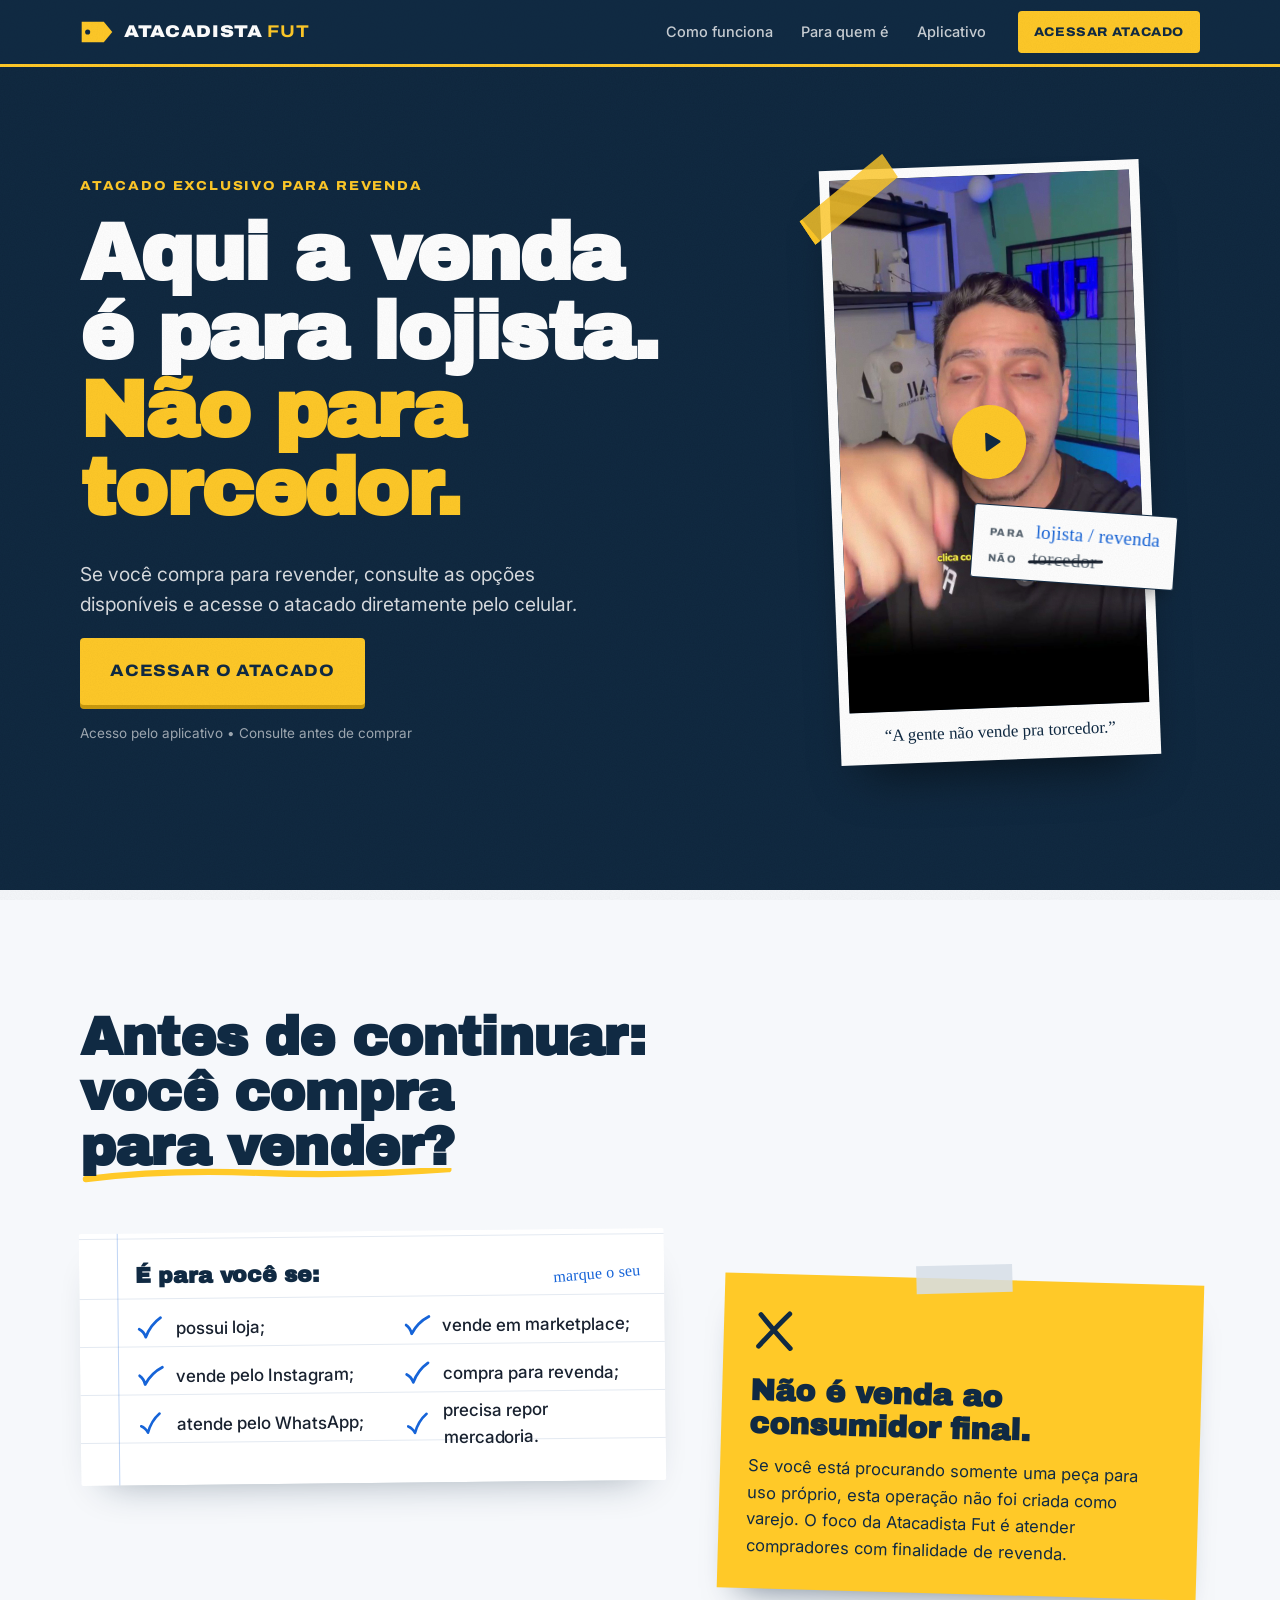
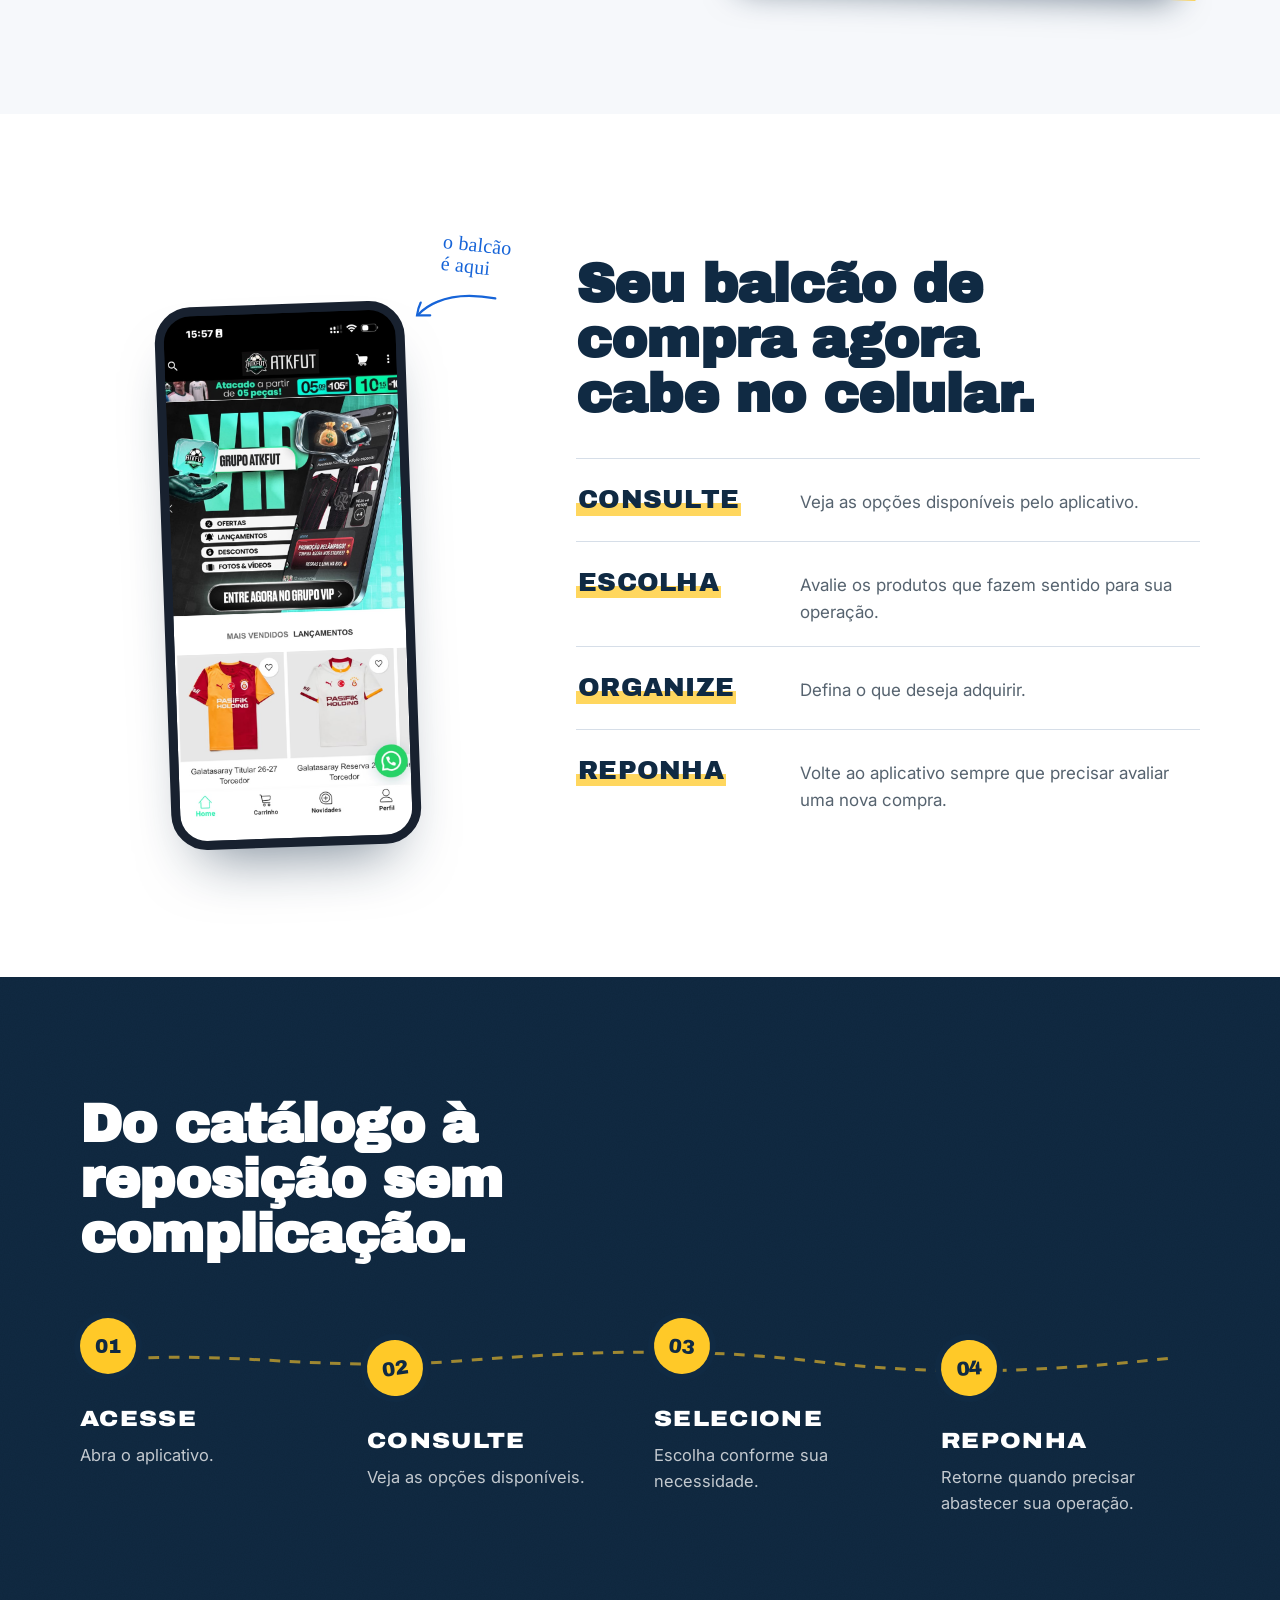
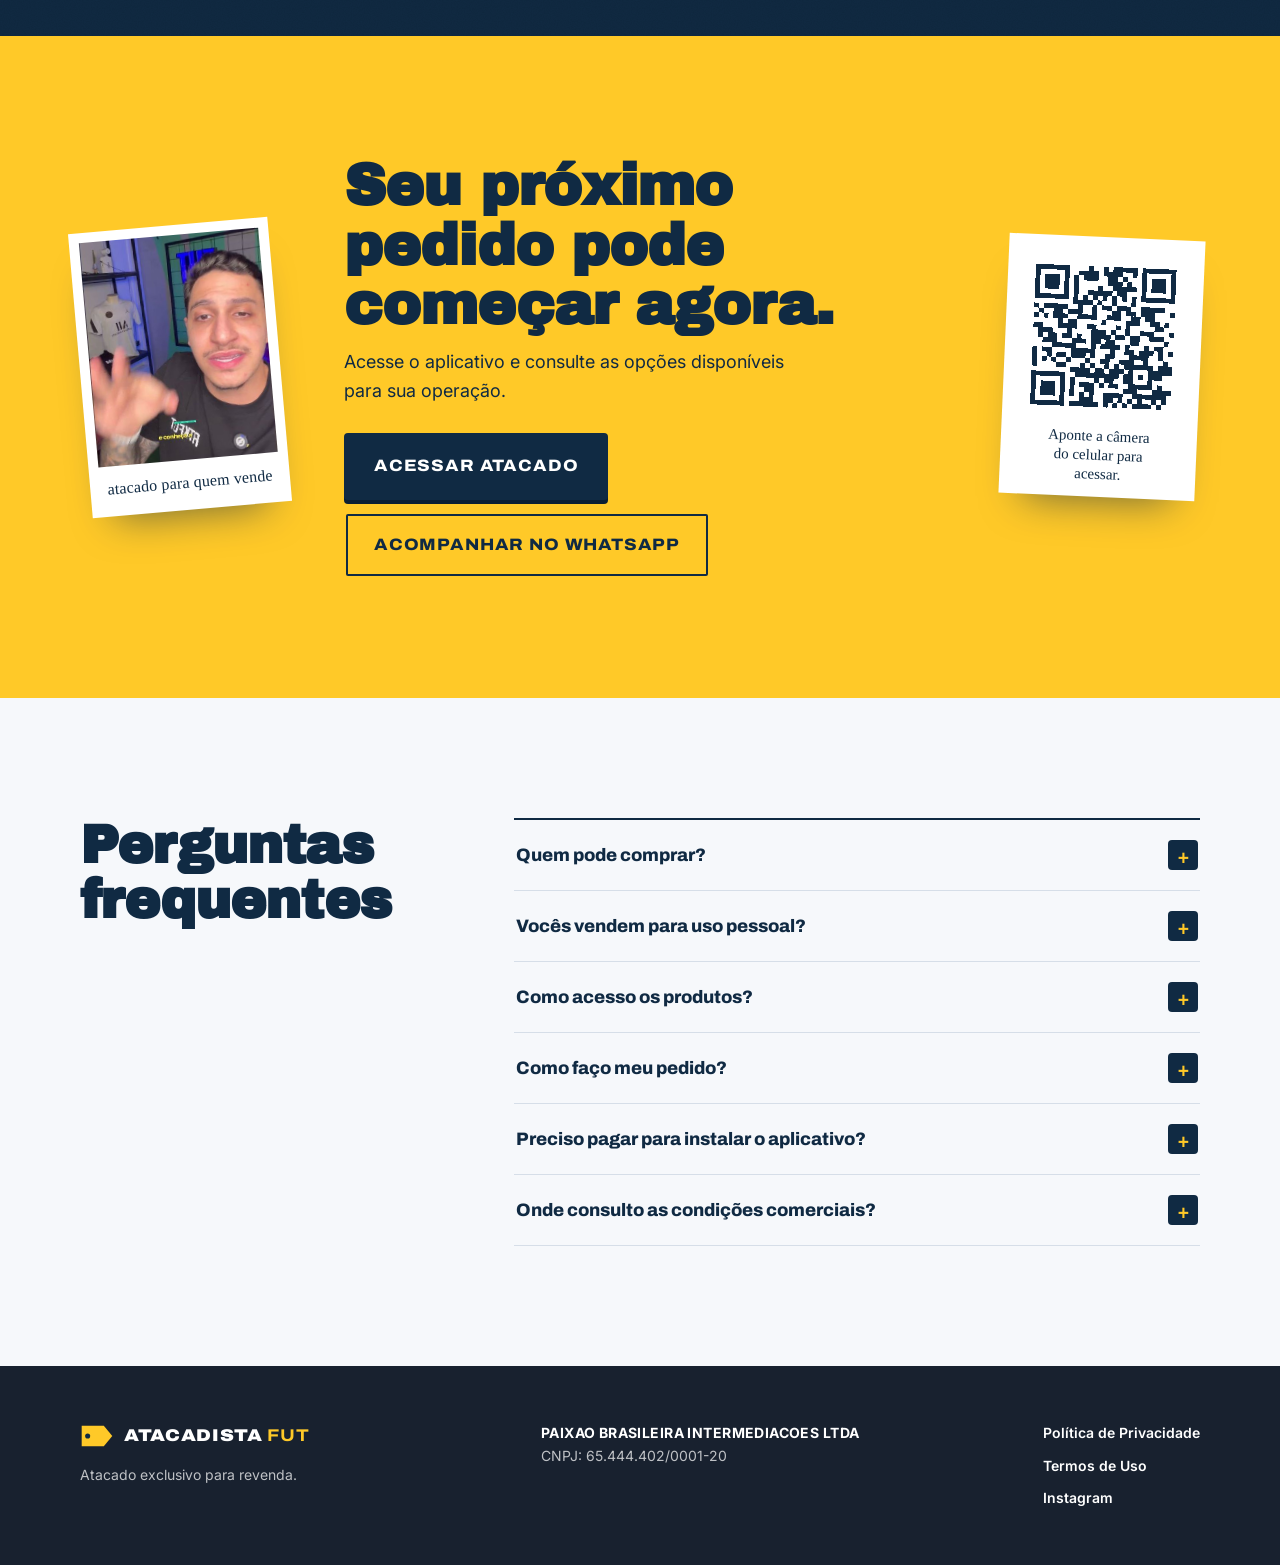
<file: index.html>
<!DOCTYPE html>
<html lang="pt-BR">
<head>
<meta charset="UTF-8">
<meta name="viewport" content="width=device-width, initial-scale=1.0, viewport-fit=cover">
<title>Atacadista Fut — Atacado para quem vende</title>
<meta name="description" content="Atacado exclusivo para lojistas e revendedores. Consulte as opções disponíveis e acesse o atacado diretamente pelo celular.">
<meta name="theme-color" content="#102A43">
<meta property="og:title" content="Atacadista Fut — Atacado para quem vende">
<meta property="og:description" content="Aqui a venda é para lojista. Não para torcedor.">
<meta property="og:type" content="website">
<meta property="og:image" content="assets/video-capa.jpg">
<link rel="icon" href="data:image/svg+xml,%3Csvg xmlns='http://www.w3.org/2000/svg' viewBox='0 0 64 64'%3E%3Crect width='64' height='64' rx='10' fill='%23102A43'/%3E%3Cpath d='M14 18h26l10 14-10 14H14z' fill='%23FFC928'/%3E%3Ccircle cx='22' cy='32' r='4' fill='%23102A43'/%3E%3C/svg%3E">
<link rel="preconnect" href="https://fonts.googleapis.com">
<link rel="preconnect" href="https://fonts.gstatic.com" crossorigin>
<link rel="stylesheet" href="https://fonts.googleapis.com/css2?family=Archivo+Black&family=Archivo:wdth,wght@62..125,500..900&family=Inter:wght@400;500;600;700&family=Permanent+Marker&display=swap">
<link rel="stylesheet" href="style.css?v=4">
</head>
<body>

<svg width="0" height="0" style="position:absolute" aria-hidden="true">
  <defs>
    <symbol id="i-arrow" viewBox="0 0 24 24"><path d="M4 12h15M13 6l6 6-6 6"/></symbol>
    <symbol id="i-play" viewBox="0 0 24 24"><path d="M8 5v14l11-7Z"/></symbol>
    <!-- traços feitos à mão (marcador) -->
    <symbol id="h-check" viewBox="0 0 32 32"><path d="M4 17c3 1.5 6 5 7.5 9 3.5-9 9-16.5 17-22"/></symbol>
    <symbol id="h-x" viewBox="0 0 32 32"><path d="M6 5c6 7 13 15 21 23M26 4C19 11 12 19 5 27"/></symbol>
    <symbol id="h-arrow" viewBox="0 0 120 70"><path d="M6 10c22 2 52 8 74 26 9 7 15 14 20 24"/><path d="M84 56c6 2 11 3 17 5 1-6 1-12 0-18"/></symbol>
    <symbol id="h-line" viewBox="0 0 300 14"><path d="M3 9c40-5 90-7 140-5 52 2 100 1 154-3"/></symbol>
  </defs>
</svg>

<a class="skip" href="#conteudo">Pular para o conteúdo</a>

<header class="topbar">
  <div class="wrap topbar-in">
    <a href="#" translate="no" class="logo" aria-label="Atacadista Fut, início">
      <svg class="logo-tag" viewBox="0 0 40 28" aria-hidden="true"><path d="M2 2h26l10 12-10 12H2z" fill="#FFC928"/><circle cx="9" cy="14" r="3" fill="#102A43"/></svg>
      <span>ATACADISTA <b>FUT</b></span>
    </a>
    <nav class="nav" aria-label="Seções">
      <a href="#como-funciona">Como funciona</a>
      <a href="#para-quem-e">Para quem é</a>
      <a href="#aplicativo">Aplicativo</a>
    </nav>
    <a class="btn btn-yellow btn-sm" href="https://foxappy.com/link?store=atkfut" data-track="atacadista_app_click" data-location="header">ACESSAR ATACADO</a>
  </div>
</header>

<main id="conteudo">

  <!-- HERO -->
  <section class="hero">
    <div class="wrap hero-grid">
      <div class="hero-head">
        <p class="eyebrow">Atacado exclusivo para revenda</p>
        <h1>Aqui a venda é para lojista. <span class="hl">Não para torcedor.</span></h1>
      </div>

      <div class="hero-video">
        <div class="photo">
          <span class="tape tape-tl" aria-hidden="true"></span>
          <div class="video" data-video-id="EGvx4QLrc-0" data-track-play="atacadista_video_play">
            <button type="button" class="video-poster" aria-label="Assistir ao vídeo: A gente não vende pra torcedor">
              <img src="assets/video-capa.jpg" alt="" width="720" height="1280" decoding="async" fetchpriority="high">
              <span class="play" aria-hidden="true"><svg class="ic"><use href="#i-play"/></svg></span>
            </button>
          </div>
          <p class="photo-caption">“A gente não vende pra torcedor.”</p>
        </div>
        <div class="box-label" aria-hidden="true">
          <span class="box-label-row"><small>Para</small><b class="marker">lojista / revenda</b></span>
          <span class="box-label-row"><small>Não</small><b class="marker strike">torcedor</b></span>
        </div>
      </div>

      <div class="hero-body">
        <p class="lead">Se você compra para revender, consulte as opções disponíveis e acesse o atacado diretamente pelo celular.</p>
        <a class="btn btn-yellow btn-lg" href="https://foxappy.com/link?store=atkfut" data-track="atacadista_app_click" data-location="hero">ACESSAR O ATACADO</a>
        <p class="micro">Acesso pelo aplicativo • Consulte antes de comprar</p>
      </div>
    </div>
  </section>

  <!-- SEÇÃO 02 -->
  <section class="who" id="para-quem-e">
    <div class="wrap who-grid">
      <h2 class="who-title">Antes de continuar: <span class="under">você compra para vender?<svg aria-hidden="true"><use href="#h-line"/></svg></span></h2>

      <div class="order">
        <div class="order-head">
          <b>É para você se:</b>
          <span class="marker">marque o seu</span>
        </div>
        <ul class="order-list">
          <li><svg class="mk" aria-hidden="true"><use href="#h-check"/></svg>possui loja;</li>
          <li><svg class="mk" aria-hidden="true"><use href="#h-check"/></svg>vende pelo Instagram;</li>
          <li><svg class="mk" aria-hidden="true"><use href="#h-check"/></svg>atende pelo WhatsApp;</li>
          <li><svg class="mk" aria-hidden="true"><use href="#h-check"/></svg>vende em marketplace;</li>
          <li><svg class="mk" aria-hidden="true"><use href="#h-check"/></svg>compra para revenda;</li>
          <li><svg class="mk" aria-hidden="true"><use href="#h-check"/></svg>precisa repor mercadoria.</li>
        </ul>
      </div>

      <div class="notice">
        <svg class="notice-x" aria-hidden="true"><use href="#h-x"/></svg>
        <h3>Não é venda ao consumidor final.</h3>
        <p>Se você está procurando somente uma peça para uso próprio, esta operação não foi criada como varejo. O foco da Atacadista Fut é atender compradores com finalidade de revenda.</p>
      </div>
    </div>
  </section>

  <!-- SEÇÃO 03 -->
  <section class="counter" id="aplicativo">
    <div class="wrap counter-grid">
      <div class="counter-phone">
        <div class="phone"><img src="assets/tela-app.jpg" alt="Tela inicial do aplicativo" width="736" height="1600" loading="lazy" decoding="async"></div>
        <p class="hand-note"><span class="marker">o balcão é aqui</span><svg aria-hidden="true"><use href="#h-arrow"/></svg></p>
      </div>
      <div class="counter-text">
        <h2>Seu balcão de compra agora cabe no celular.</h2>
        <dl class="pillars">
          <div><dt>Consulte</dt><dd>Veja as opções disponíveis pelo aplicativo.</dd></div>
          <div><dt>Escolha</dt><dd>Avalie os produtos que fazem sentido para sua operação.</dd></div>
          <div><dt>Organize</dt><dd>Defina o que deseja adquirir.</dd></div>
          <div><dt>Reponha</dt><dd>Volte ao aplicativo sempre que precisar avaliar uma nova compra.</dd></div>
        </dl>
      </div>
    </div>
  </section>

  <!-- SEÇÃO 04 -->
  <section class="steps" id="como-funciona">
    <div class="wrap">
      <h2>Do catálogo à reposição sem complicação.</h2>
      <ol class="route">
        <li><span class="n">01</span><h3>ACESSE</h3><p>Abra o aplicativo.</p></li>
        <li><span class="n">02</span><h3>CONSULTE</h3><p>Veja as opções disponíveis.</p></li>
        <li><span class="n">03</span><h3>SELECIONE</h3><p>Escolha conforme sua necessidade.</p></li>
        <li><span class="n">04</span><h3>REPONHA</h3><p>Retorne quando precisar abastecer sua operação.</p></li>
      </ol>
    </div>
  </section>

  <!-- CTA FINAL -->
  <section class="final" id="acessar">
    <div class="wrap final-grid">
      <figure class="polaroid" aria-hidden="true">
        <img src="assets/quadro.jpg" alt="" width="405" height="720" loading="lazy" decoding="async">
        <figcaption class="marker">atacado para quem vende</figcaption>
      </figure>
      <div class="final-copy">
        <h2>Seu próximo pedido pode começar agora.</h2>
        <p>Acesse o aplicativo e consulte as opções disponíveis para sua operação.</p>
        <div class="final-actions">
          <a class="btn btn-navy btn-lg" href="https://foxappy.com/link?store=atkfut" data-track="atacadista_app_click" data-location="cta_final">ACESSAR ATACADO</a>
          <a class="btn btn-ghost btn-lg" href="https://whatsapp.com/channel/0029VaimlhWC1FuE22KaDM1E" target="_blank" rel="noopener" data-track="atacadista_group_click" data-location="cta_final">ACOMPANHAR NO WHATSAPP</a>
        </div>
      </div>
      <div class="qr" data-track-view="atacadista_qrcode_view">
        <div class="qr-code" role="img" aria-label="QR Code para acessar o aplicativo">
          <svg viewBox="-2 -2 33 33" shape-rendering="crispEdges"><path fill="#ffffff" d="M-2 -2h33v33H-2z"/><path stroke="#102A43" d="M0 0.5h7m4 0h1m2 0h1m1 0h5m1 0h7M0 1.5h1m5 0h1m2 0h4m1 0h4m2 0h1m1 0h1m5 0h1M0 2.5h1m1 0h3m1 0h1m1 0h1m1 0h3m2 0h2m1 0h1m3 0h1m1 0h3m1 0h1M0 3.5h1m1 0h3m1 0h1m1 0h1m6 0h3m1 0h1m2 0h1m1 0h3m1 0h1M0 4.5h1m1 0h3m1 0h1m1 0h1m4 0h1m2 0h5m1 0h1m1 0h3m1 0h1M0 5.5h1m5 0h1m1 0h1m2 0h5m1 0h2m3 0h1m5 0h1M0 6.5h7m1 0h1m1 0h1m1 0h1m1 0h1m1 0h1m1 0h1m1 0h1m1 0h7M8 7.5h4m1 0h1m2 0h1m3 0h1M0 8.5h1m1 0h5m2 0h1m2 0h1m1 0h2m1 0h3m2 0h5M1 9.5h1m2 0h2m1 0h3m2 0h1m3 0h2m1 0h2m1 0h3m3 0h1M0 10.5h1m1 0h1m1 0h3m2 0h4m2 0h3m2 0h2m1 0h2M5 11.5h1m1 0h2m5 0h1m4 0h3m2 0h2m1 0h1M0 12.5h2m3 0h4m2 0h2m4 0h1m1 0h1m5 0h2M1 13.5h3m3 0h1m4 0h3m1 0h1m2 0h1m2 0h3m3 0h1M1 14.5h1m1 0h2m1 0h2m1 0h1m2 0h4m1 0h2m1 0h2m2 0h3M2 15.5h3m3 0h3m1 0h2m1 0h2m3 0h2m5 0h1M4 16.5h5m3 0h1m1 0h4m1 0h1m3 0h1m1 0h2M0 17.5h1m1 0h2m4 0h5m3 0h1m2 0h2m1 0h3m1 0h1m1 0h1M0 18.5h1m2 0h1m1 0h2m1 0h3m1 0h1m2 0h2m3 0h4m2 0h1M0 19.5h1m1 0h1m1 0h1m2 0h1m3 0h1m2 0h2m2 0h3m2 0h1m3 0h1M0 20.5h1m4 0h2m3 0h1m1 0h1m2 0h1m1 0h1m1 0h6m1 0h3M8 21.5h4m1 0h2m1 0h3m1 0h1m3 0h5M0 22.5h7m2 0h9m1 0h2m1 0h1m1 0h3M0 23.5h1m5 0h1m1 0h1m4 0h1m1 0h2m2 0h2m3 0h1M0 24.5h1m1 0h3m1 0h1m1 0h1m1 0h3m1 0h1m1 0h2m2 0h5m1 0h1M0 25.5h1m1 0h3m1 0h1m1 0h1m2 0h2m6 0h3m3 0h4M0 26.5h1m1 0h3m1 0h1m1 0h1m1 0h1m1 0h1m2 0h4m2 0h7M0 27.5h1m5 0h1m3 0h3m2 0h2m1 0h1m1 0h1m1 0h1m2 0h1m1 0h1M0 28.5h7m1 0h6m1 0h1m1 0h1m1 0h1m1 0h4m1 0h1"/></svg>
        </div>
        <p>Aponte a câmera do celular para acessar.</p>
      </div>
    </div>
  </section>

  <!-- FAQ -->
  <section class="faq" id="duvidas">
    <div class="wrap faq-grid">
      <h2>Perguntas frequentes</h2>
      <div class="faq-list">
        <details>
          <summary>Quem pode comprar?</summary>
          <p>Lojistas e revendedores, ou seja, quem compra com finalidade de revenda.</p>
        </details>
        <details>
          <summary>Vocês vendem para uso pessoal?</summary>
          <p>Não. Esta operação não foi criada como varejo. O foco da Atacadista Fut é atender compradores com finalidade de revenda.</p>
        </details>
        <details>
          <summary>Como acesso os produtos?</summary>
          <p>Pelo aplicativo. Toque em “Acessar atacado” para abrir o app e consultar as opções disponíveis.</p>
        </details>
        <details>
          <summary>Como faço meu pedido?</summary>
          <p>Pelo aplicativo. Consulte as opções disponíveis e siga as orientações exibidas no app.</p>
        </details>
        <details>
          <summary>Preciso pagar para instalar o aplicativo?</summary>
          <p>Não. O download do aplicativo é gratuito.</p>
        </details>
        <details>
          <summary>Onde consulto as condições comerciais?</summary>
          <p>Diretamente no aplicativo, antes de comprar.</p>
        </details>
      </div>
    </div>
  </section>
</main>

<footer class="footer">
  <div class="wrap footer-in">
    <div class="footer-brand">
      <a href="#" translate="no" class="logo" aria-label="Atacadista Fut, início">
        <svg class="logo-tag" viewBox="0 0 40 28" aria-hidden="true"><path d="M2 2h26l10 12-10 12H2z" fill="#FFC928"/><circle cx="9" cy="14" r="3" fill="#102A43"/></svg>
        <span>ATACADISTA <b>FUT</b></span>
      </a>
      <p class="footer-note">Atacado exclusivo para revenda.</p>
    </div>
    <div class="footer-company">
      <p><strong>PAIXAO BRASILEIRA INTERMEDIACOES LTDA</strong><br>CNPJ: 65.444.402/0001-20</p>
    </div>
    <nav class="footer-links" aria-label="Links institucionais">
      <a href="politica-de-privacidade.html">Política de Privacidade</a>
      <a href="termos-de-uso.html">Termos de Uso</a>
      <!-- TODO: substituir pelo link real: [INSERIR_INSTAGRAM_ATACADISTA] -->
      <a href="#" data-instagram data-track="atacadista_instagram_click" data-location="footer" target="_blank" rel="noopener">Instagram</a>
    </nav>
  </div>
</footer>

<div class="sticky-cta">
  <a class="btn btn-yellow btn-block" href="https://foxappy.com/link?store=atkfut" data-track="atacadista_app_click" data-location="sticky_mobile">ACESSAR ATACADO</a>
</div>

<script src="main.js?v=2"></script>
</body>
</html>
</file>
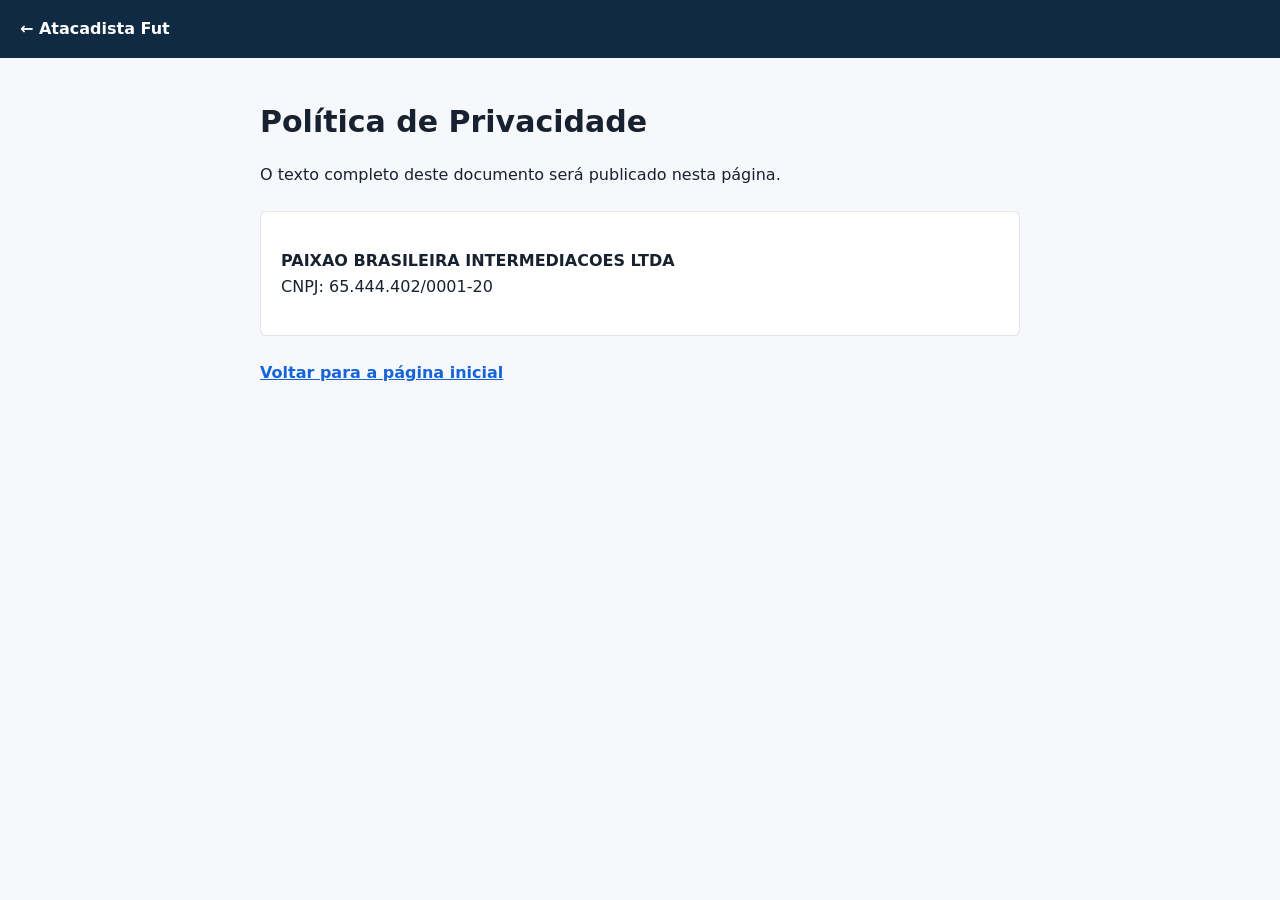
<file: politica-de-privacidade.html>
<!DOCTYPE html>
<html lang="pt-BR">
<head>
<meta charset="UTF-8">
<meta name="viewport" content="width=device-width, initial-scale=1.0">
<meta name="robots" content="noindex">
<title>Política de Privacidade — Atacadista Fut</title>
<style>
  body{margin:0;background:#F6F8FB;color:#18212F;font-family:'Inter',system-ui,-apple-system,'Segoe UI',sans-serif;line-height:1.6}
  header{background:#102A43;padding:16px 20px}
  header a{color:#fff;text-decoration:none;font-weight:700}
  main{max-width:760px;margin:0 auto;padding:40px 20px 64px}
  h1{font-size:30px;margin:0 0 16px}
  .box{background:#fff;border:1px solid rgba(0,0,0,.1);border-radius:6px;padding:20px;margin:24px 0}
  a.back{color:#1664D8;font-weight:600}
</style>
</head>
<body>
<header><a href="index.html">← Atacadista Fut</a></header>
<main>
  <h1>Política de Privacidade</h1>
  <!-- TODO: inserir aqui o texto oficial de Política de Privacidade fornecido pelo cliente. -->
  <p>O texto completo deste documento será publicado nesta página.</p>
  <div class="box">
    <p><strong>PAIXAO BRASILEIRA INTERMEDIACOES LTDA</strong><br>CNPJ: 65.444.402/0001-20</p>
  </div>
  <p><a class="back" href="index.html">Voltar para a página inicial</a></p>
</main>
</body>
</html>
</file>
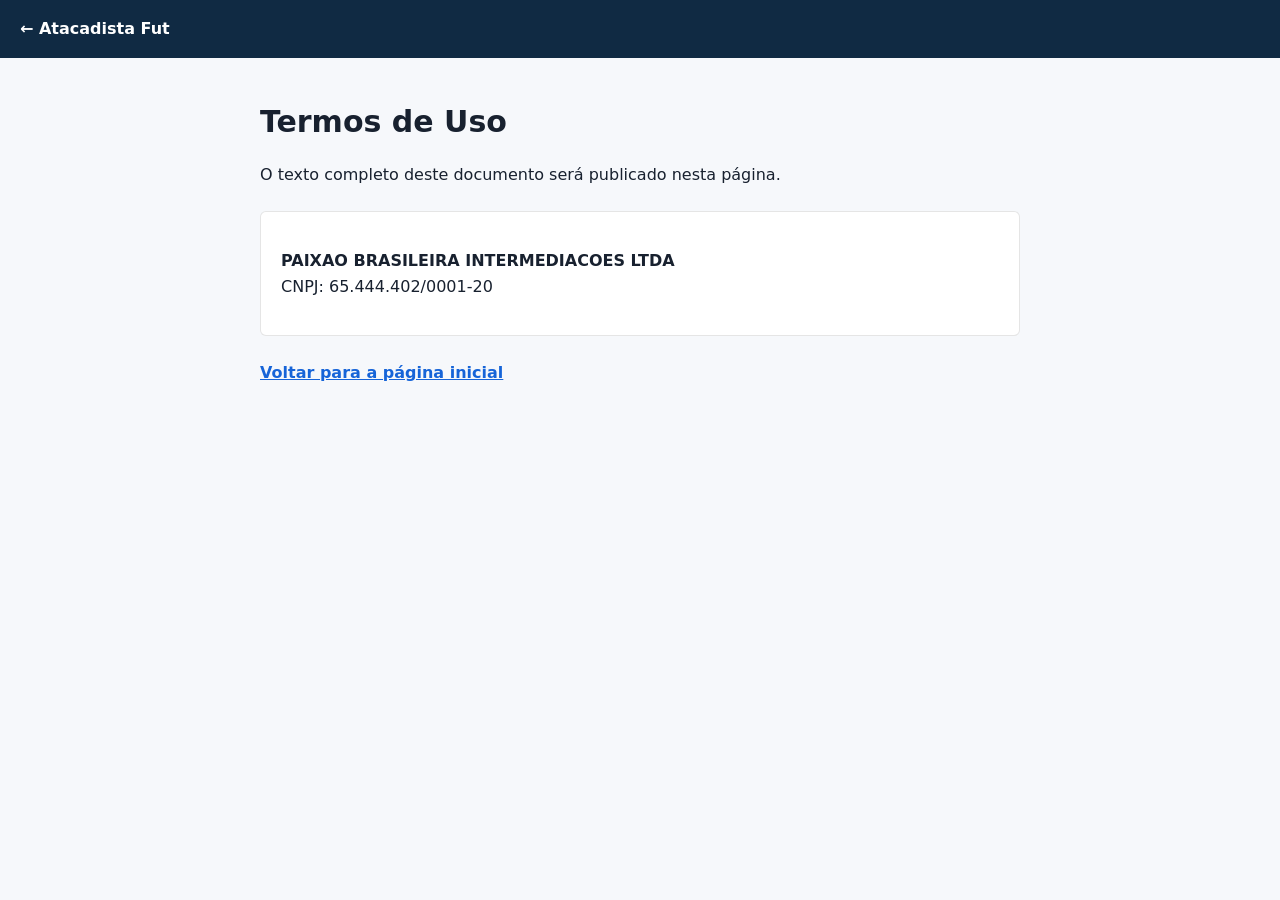
<file: termos-de-uso.html>
<!DOCTYPE html>
<html lang="pt-BR">
<head>
<meta charset="UTF-8">
<meta name="viewport" content="width=device-width, initial-scale=1.0">
<meta name="robots" content="noindex">
<title>Termos de Uso — Atacadista Fut</title>
<style>
  body{margin:0;background:#F6F8FB;color:#18212F;font-family:'Inter',system-ui,-apple-system,'Segoe UI',sans-serif;line-height:1.6}
  header{background:#102A43;padding:16px 20px}
  header a{color:#fff;text-decoration:none;font-weight:700}
  main{max-width:760px;margin:0 auto;padding:40px 20px 64px}
  h1{font-size:30px;margin:0 0 16px}
  .box{background:#fff;border:1px solid rgba(0,0,0,.1);border-radius:6px;padding:20px;margin:24px 0}
  a.back{color:#1664D8;font-weight:600}
</style>
</head>
<body>
<header><a href="index.html">← Atacadista Fut</a></header>
<main>
  <h1>Termos de Uso</h1>
  <!-- TODO: inserir aqui o texto oficial de Termos de Uso fornecido pelo cliente. -->
  <p>O texto completo deste documento será publicado nesta página.</p>
  <div class="box">
    <p><strong>PAIXAO BRASILEIRA INTERMEDIACOES LTDA</strong><br>CNPJ: 65.444.402/0001-20</p>
  </div>
  <p><a class="back" href="index.html">Voltar para a página inicial</a></p>
</main>
</body>
</html>
</file>
<file: style.css>
/* Atacadista Fut — balcão de atacado de verdade: foto colada com fita, etiqueta escrita a marcador,
   folha de pedido, bilhete amarelo. Azul profundo + amarelo, com textura de papel. */
:root{
  --navy: #102A43;
  --navy-2: #0B1F33;
  --blue: #1664D8;
  --yellow: #FFC928;
  --ice: #F6F8FB;
  --graphite: #18212F;
  --paper: #FFFFFF;
  --line: #D6DEE8;
  --muted: #56636F;
  --display: 'Archivo Black', 'Archivo', 'Arial Black', system-ui, sans-serif;
  --head: 'Archivo', system-ui, sans-serif;
  --body: 'Inter', system-ui, -apple-system, 'Segoe UI', sans-serif;
  --hand: 'Permanent Marker', 'Comic Sans MS', cursive;
  --grain: url("data:image/svg+xml,%3Csvg xmlns='http://www.w3.org/2000/svg' width='180' height='180'%3E%3Cfilter id='n'%3E%3CfeTurbulence type='fractalNoise' baseFrequency='.85' numOctaves='2' stitchTiles='stitch'/%3E%3CfeColorMatrix values='0 0 0 0 0 0 0 0 0 0 0 0 0 0 0 0 0 0 .55 0'/%3E%3C/filter%3E%3Crect width='100%25' height='100%25' filter='url(%23n)'/%3E%3C/svg%3E");
  color-scheme: light;
}

*{ box-sizing:border-box; }
html{ scroll-behavior:smooth; -webkit-text-size-adjust:100%; }
body{ margin:0; background:var(--ice); color:var(--graphite); font-family:var(--body); font-size:16.5px; line-height:1.6; -webkit-font-smoothing:antialiased; overflow-x:hidden; }
body::after{ content:""; position:fixed; inset:0; z-index:200; pointer-events:none; background-image:var(--grain); opacity:.07; mix-blend-mode:multiply; }
img{ max-width:100%; display:block; }
h1,h2,h3{ margin:0; text-wrap:balance; }
p{ margin:0; }
a{ color:inherit; }
:focus-visible{ outline:3px solid var(--yellow); outline-offset:3px; }
.wrap{ max-width:1160px; margin:0 auto; padding-inline:20px; }
.skip{ position:absolute; left:-9999px; top:8px; background:var(--yellow); color:var(--navy); padding:8px 14px; font-weight:700; z-index:100; }
.skip:focus{ left:12px; }
.ic{ width:20px; height:20px; fill:none; stroke:currentColor; stroke-width:2; stroke-linecap:round; stroke-linejoin:round; flex:none; }
.marker{ font-family:var(--hand); font-weight:400; letter-spacing:.01em; }
section{ padding-block:76px; }
@media (min-width:960px){ section{ padding-block:120px; } }
h2{ font-family:var(--display); font-size:clamp(32px, 4.4vw, 54px); line-height:1.02; letter-spacing:-.015em; color:var(--navy); }

/* botões */
.btn{ display:inline-flex; align-items:center; justify-content:center; gap:10px; font-family:var(--head); font-weight:800; font-stretch:110%; letter-spacing:.05em; text-decoration:none; white-space:nowrap; border-radius:4px; border:2px solid transparent; transition:background .15s, transform .15s, box-shadow .15s; }
.btn:hover{ transform:translateY(-2px); }
.btn:active{ transform:translateY(0); }
.btn-yellow{ background:var(--yellow); color:var(--navy); box-shadow:0 4px 0 #C99A0E; }
.btn-yellow:hover{ background:#ffd651; box-shadow:0 6px 0 #C99A0E; }
.btn-navy{ background:var(--navy); color:#fff; box-shadow:0 4px 0 var(--navy-2); }
.btn-navy:hover{ box-shadow:0 6px 0 var(--navy-2); }
.btn-sm{ padding:9px 14px; font-size:12.5px; box-shadow:none; }
.btn-sm:hover{ box-shadow:none; }
.btn-lg{ padding:18px 28px; font-size:16.5px; min-height:60px; }
.btn-lg .ic{ width:22px; height:22px; stroke-width:2.4; }
.btn-block{ width:100%; padding:16px; font-size:16px; min-height:54px; box-shadow:none; }

/* topo */
.topbar{ position:sticky; top:env(safe-area-inset-top, 0px); z-index:30; background:var(--navy); border-bottom:3px solid var(--yellow); }
.topbar-in{ display:flex; align-items:center; gap:24px; min-height:64px; }
.logo{ display:inline-flex; align-items:center; gap:10px; text-decoration:none; color:#fff; font-family:var(--head); font-weight:900; font-stretch:115%; font-size:17px; letter-spacing:.04em; }
.logo b{ color:var(--yellow); }
.logo-tag{ width:34px; height:24px; }
.nav{ display:none; gap:28px; margin-left:auto; }
.nav a{ color:rgba(255,255,255,.78); text-decoration:none; font-size:14.5px; font-weight:500; }
.nav a:hover{ color:#fff; }
.topbar .btn{ margin-left:auto; }
@media (min-width:960px){ .nav{ display:flex; } .topbar .btn{ margin-left:8px; } }
@media (max-width:420px){ .topbar .btn{ display:none; } }

/* HERO */
.hero{ position:relative; background:var(--navy); color:#fff; padding-block:44px 72px; overflow:hidden; }
.hero::before{ content:""; position:absolute; inset:0; background-image:var(--grain); opacity:.18; mix-blend-mode:overlay; pointer-events:none; }
.hero-grid{ position:relative; display:grid; gap:30px; grid-template-areas:"head" "video" "body"; }
.hero-head{ grid-area:head; }
.hero-video{ grid-area:video; }
.hero-body{ grid-area:body; display:flex; flex-direction:column; align-items:flex-start; gap:18px; }
@media (min-width:960px){
  .hero{ padding-block:84px 120px; }
  .hero-grid{ grid-template-columns:1.2fr .8fr; grid-template-areas:"head video" "body video"; column-gap:72px; row-gap:30px; align-items:end; }
  .hero-body{ align-self:start; }
}
.eyebrow{ font-family:var(--head); font-weight:800; font-stretch:110%; font-size:13px; letter-spacing:.14em; text-transform:uppercase; color:var(--yellow); margin-bottom:18px; }
h1{ font-family:var(--display); font-size:clamp(40px, 6.4vw, 80px); line-height:.98; letter-spacing:-.02em; }
h1 .hl{ display:block; color:var(--yellow); }
.lead{ font-size:clamp(17px, 1.5vw, 19.5px); color:rgba(255,255,255,.84); max-width:42ch; }
.micro{ font-size:13.5px; color:rgba(255,255,255,.6); }
@media (max-width:620px){ .hero-body .btn{ width:100%; } }

/* foto do vídeo colada com fita */
.hero-video{ position:relative; justify-self:center; width:min(100%, 340px); padding:14px 10px 10px; }
.photo{ position:relative; background:var(--paper); padding:10px 10px 14px; transform:rotate(-2.2deg); box-shadow:0 30px 50px -24px rgba(0,0,0,.6); }
.video{ position:relative; aspect-ratio:9 / 16; overflow:hidden; background:var(--navy-2); }
.video iframe{ position:absolute; inset:0; width:100%; height:100%; border:0; }
.video-poster{ position:absolute; inset:0; width:100%; height:100%; padding:0; border:0; background:none; cursor:pointer; }
.video-poster img{ width:100%; height:100%; object-fit:cover; }
.play{ position:absolute; left:50%; top:50%; width:74px; height:74px; margin:-37px 0 0 -37px; border-radius:50%; display:grid; place-items:center; background:var(--yellow); color:var(--navy); box-shadow:0 10px 24px rgba(0,0,0,.35); transition:transform .2s; }
.play .ic{ width:28px; height:28px; fill:currentColor; margin-left:4px; }
.video-poster:hover .play{ transform:scale(1.07); }
.photo-caption{ padding-top:10px; text-align:center; font-family:var(--hand); font-size:17px; color:var(--navy); }
.tape{ position:absolute; z-index:2; width:110px; height:30px; background:rgba(255,201,40,.82); box-shadow:0 2px 6px rgba(0,0,0,.15); }
.tape::before, .tape::after{ content:""; position:absolute; top:0; bottom:0; width:6px; background:inherit; }
.tape-tl{ left:-26px; top:14px; transform:rotate(-38deg); clip-path:polygon(3% 0, 100% 6%, 97% 100%, 0 94%); }
.box-label{ position:absolute; z-index:3; right:-16px; top:58%; display:grid; gap:2px; padding:12px 16px 10px; background:#fff; color:var(--navy); border:1.5px solid var(--navy); border-radius:3px; transform:rotate(4deg); box-shadow:0 12px 22px -12px rgba(0,0,0,.6); }
.box-label-row{ display:flex; align-items:baseline; gap:10px; }
.box-label small{ font-family:var(--head); font-weight:800; font-size:10.5px; letter-spacing:.14em; text-transform:uppercase; color:var(--muted); min-width:34px; }
.box-label b{ font-size:19px; line-height:1.25; color:var(--blue); }
.strike{ position:relative; color:var(--muted) !important; }
.strike::after{ content:""; position:absolute; left:-4px; right:-6px; top:52%; height:3px; background:var(--graphite); border-radius:3px; transform:rotate(-4deg); }
@media (max-width:420px){ .box-label{ right:-4px; } }

/* 02 — folha de pedido + bilhete */
.who-grid{ display:grid; gap:44px; }
@media (min-width:960px){ .who-grid{ grid-template-columns:1.1fr .9fr; grid-template-areas:"title title" "order notice"; column-gap:56px; row-gap:56px; align-items:start; } .who-title{ grid-area:title; } .order{ grid-area:order; } .notice{ grid-area:notice; margin-top:48px; } }
.who-title{ max-width:18ch; }
.under{ position:relative; display:inline; }
.under svg{ position:absolute; left:0; bottom:-.18em; width:100%; height:.32em; fill:none; stroke:var(--yellow); stroke-width:5; stroke-linecap:round; z-index:-1; overflow:visible; }
.who-title{ position:relative; z-index:0; }
.order{ position:relative; background:var(--paper); padding:26px 24px 30px 56px; border-radius:2px; box-shadow:0 20px 40px -26px rgba(16,42,67,.45); background-image:linear-gradient(90deg, transparent 38px, rgba(22,100,216,.28) 38px 39.5px, transparent 39.5px), repeating-linear-gradient(transparent 0 47px, #E3E9F1 47px 48px); background-position:0 0, 0 18px; transform:rotate(-.6deg); }
.order-head{ display:flex; align-items:baseline; justify-content:space-between; gap:12px; flex-wrap:wrap; margin-bottom:10px; }
.order-head b{ font-family:var(--display); font-size:22px; color:var(--navy); }
.order-head .marker{ color:var(--blue); font-size:16px; transform:rotate(-4deg); }
.order-list{ list-style:none; margin:0; padding:0; columns:1; }
@media (min-width:560px){ .order-list{ columns:2; column-gap:28px; } }
.order-list li{ position:relative; display:flex; align-items:center; gap:12px; min-height:48px; font-size:17px; font-weight:500; break-inside:avoid; }
.mk{ width:28px; height:28px; flex:none; fill:none; stroke:var(--blue); stroke-width:3.2; stroke-linecap:round; stroke-linejoin:round; }
.order-list li:nth-child(2n) .mk{ transform:rotate(8deg); }
.order-list li:nth-child(3n) .mk{ transform:rotate(-6deg) scale(.92); }
.notice{ position:relative; background:var(--yellow); color:var(--navy); padding:34px 28px 30px; transform:rotate(1.6deg); box-shadow:0 22px 34px -22px rgba(16,42,67,.6); }
.notice::before{ content:""; position:absolute; left:50%; top:-14px; width:96px; height:28px; margin-left:-48px; background:rgba(214,222,232,.85); transform:rotate(-3deg); }
.notice-x{ width:46px; height:46px; fill:none; stroke:var(--navy); stroke-width:3.4; stroke-linecap:round; margin-bottom:14px; }
.notice h3{ font-family:var(--display); font-size:clamp(24px, 2.4vw, 30px); line-height:1.1; margin-bottom:12px; }
.notice p{ font-size:16.5px; }

/* 03 — celular + lista marcada */
.counter{ background:var(--paper); }
.counter-grid{ display:grid; gap:56px; }
@media (min-width:960px){ .counter-grid{ grid-template-columns:.8fr 1.2fr; gap:80px; align-items:center; } }
.counter-phone{ position:relative; justify-self:center; padding:70px 10px 10px 10px; }
.phone{ width:250px; max-width:100%; aspect-ratio:736 / 1600; border-radius:36px; border:9px solid var(--graphite); overflow:hidden; background:var(--graphite); box-shadow:0 34px 60px -30px rgba(16,42,67,.6); transform:rotate(-2deg); }
.phone img{ width:100%; height:100%; object-fit:cover; object-position:top; }
.hand-note{ position:absolute; right:-96px; top:0; display:flex; flex-direction:column; align-items:flex-start; color:var(--blue); transform:rotate(6deg); }
.hand-note .marker{ font-size:20px; line-height:1.1; max-width:8ch; }
.hand-note svg{ width:90px; height:52px; fill:none; stroke:currentColor; stroke-width:3; stroke-linecap:round; transform:scaleX(-1) rotate(-10deg); margin:4px 0 0 -30px; }
.pillars{ margin:36px 0 0; display:grid; }
.pillars div{ display:grid; gap:4px; padding:20px 0; border-top:1.5px solid var(--line); }
@media (min-width:600px){ .pillars div{ grid-template-columns:200px 1fr; gap:24px; align-items:baseline; } }
.pillars dt{ font-family:var(--display); font-size:26px; letter-spacing:.01em; text-transform:uppercase; color:var(--navy); justify-self:start; background:linear-gradient(transparent 58%, rgba(255,201,40,.75) 58% 88%, transparent 88%); padding-inline:2px; }
.pillars dd{ margin:0; color:var(--muted); font-size:17px; }

/* 04 — rota desenhada */
.steps{ position:relative; background:var(--navy); color:#fff; overflow:hidden; }
.steps::before{ content:""; position:absolute; inset:0; background-image:var(--grain); opacity:.18; mix-blend-mode:overlay; pointer-events:none; }
.steps h2{ color:#fff; max-width:16ch; position:relative; }
.route{ position:relative; list-style:none; margin:56px 0 0; padding:0; display:grid; gap:34px; }
.route::before{ content:""; position:absolute; left:27px; top:20px; bottom:20px; border-left:3px dashed rgba(255,201,40,.55); }
.route li{ position:relative; padding-left:80px; }
.route .n{ position:absolute; left:0; top:-6px; width:56px; height:56px; border-radius:50%; display:grid; place-items:center; background:var(--yellow); color:var(--navy); font-family:var(--display); font-size:20px; box-shadow:0 0 0 6px var(--navy); }
.route li:nth-child(2) .n{ transform:rotate(-8deg); }
.route li:nth-child(3) .n{ transform:rotate(6deg); }
.route li:nth-child(4) .n{ transform:rotate(-4deg); }
.route h3{ font-family:var(--head); font-weight:900; font-stretch:115%; font-size:22px; letter-spacing:.06em; margin-bottom:4px; }
.route p{ color:rgba(255,255,255,.75); max-width:26ch; }
@media (min-width:860px){
  .route{ grid-template-columns:repeat(4, minmax(0,1fr)); gap:28px; }
  .route::before{ left:28px; right:28px; top:28px; bottom:auto; height:30px; border:0; background:url("data:image/svg+xml,%3Csvg xmlns='http://www.w3.org/2000/svg' viewBox='0 0 1000 30' preserveAspectRatio='none'%3E%3Cpath d='M0 14C120 4 200 26 330 15S560 2 670 16 880 26 1000 12' fill='none' stroke='%23FFC928' stroke-opacity='.6' stroke-width='3' stroke-dasharray='10 9'/%3E%3C/svg%3E") center / 100% 100% no-repeat; }
  .route li{ padding:84px 0 0; }
  .route .n{ top:0; }
  .route li:nth-child(even){ margin-top:22px; }
}

/* CTA final */
.final{ background:var(--yellow); color:var(--navy); overflow:hidden; }
.final-grid{ display:grid; gap:40px; align-items:center; }
@media (min-width:960px){ .final-grid{ grid-template-columns:auto 1fr auto; gap:64px; } }
.polaroid{ margin:0; justify-self:center; width:200px; background:#fff; padding:10px 10px 0; transform:rotate(-5deg); box-shadow:0 26px 40px -24px rgba(16,42,67,.6); }
.polaroid img{ width:100%; height:auto; aspect-ratio:4 / 5; object-fit:cover; object-position:center 30%; }
.polaroid figcaption{ padding:10px 4px 14px; text-align:center; font-size:16px; color:var(--navy); }
@media (max-width:959px){ .polaroid{ display:none; } }
.final h2{ font-size:clamp(34px, 4.6vw, 58px); margin-bottom:14px; }
.final p{ font-size:18px; max-width:40ch; margin-bottom:28px; }
@media (max-width:620px){ .final .btn{ width:100%; } }
.qr{ display:none; }
@media (min-width:960px){
  .qr{ display:flex; flex-direction:column; align-items:center; gap:10px; background:#fff; padding:20px 18px 14px; transform:rotate(2.5deg); box-shadow:0 26px 40px -24px rgba(16,42,67,.6); }
  .qr-code svg{ width:160px; height:160px; display:block; }
  .qr p{ font-family:var(--hand); font-size:15px; text-align:center; max-width:16ch; margin:0; line-height:1.25; }
}

/* FAQ */
.faq-grid{ display:grid; gap:32px; }
@media (min-width:960px){ .faq-grid{ grid-template-columns:.7fr 1.3fr; gap:64px; } .faq-grid h2{ position:sticky; top:110px; align-self:start; } }
.faq-list{ border-top:2px solid var(--navy); }
.faq details{ border-bottom:1px solid var(--line); }
.faq summary{ list-style:none; cursor:pointer; display:flex; justify-content:space-between; align-items:center; gap:16px; padding:20px 2px; font-family:var(--head); font-weight:800; font-size:18px; color:var(--navy); }
.faq summary::-webkit-details-marker{ display:none; }
.faq summary::after{ content:"+"; flex:none; width:30px; height:30px; display:grid; place-items:center; border-radius:4px; background:var(--navy); color:var(--yellow); font-size:20px; font-weight:700; transition:transform .2s; }
.faq details[open] summary::after{ transform:rotate(45deg); }
.faq details p{ padding:0 2px 22px; color:var(--muted); max-width:60ch; }

/* rodapé */
.footer{ background:var(--graphite); color:rgba(255,255,255,.72); padding-block:52px 120px; font-size:14px; }
@media (min-width:960px){ .footer{ padding-block:56px; } }
.footer-in{ display:grid; gap:28px; }
@media (min-width:960px){ .footer-in{ grid-template-columns:1fr 1.1fr auto; gap:48px; align-items:start; } }
.footer-note{ margin-top:10px; }
.footer-company strong{ color:#fff; font-weight:700; letter-spacing:.03em; }
.footer-links{ display:flex; flex-wrap:wrap; gap:10px 22px; }
@media (min-width:960px){ .footer-links{ flex-direction:column; } }
.footer-links a{ color:#fff; text-decoration:none; font-weight:600; }
.footer-links a:hover{ color:var(--yellow); }

/* CTA fixo no celular */
.sticky-cta{ position:fixed; left:0; right:0; bottom:0; z-index:40; padding:10px 14px calc(10px + env(safe-area-inset-bottom, 0px)); background:var(--navy); border-top:1px solid rgba(255,255,255,.12); }
@media (min-width:960px){ .sticky-cta{ display:none; } }
@media (prefers-reduced-motion:reduce){ html{ scroll-behavior:auto; } .btn, .play{ transition:none; } }
@media (max-width:959px){ .hand-note{ display:none; } .counter-phone{ padding-top:10px; } }


/* ---------- revisão: regras de interface (toque, âncoras, foco) ---------- */
html{ touch-action:manipulation; -webkit-tap-highlight-color:rgba(255,201,40,.25); }
main [id]{ scroll-margin-top:84px; }
@media (max-width:959px){ html{ scroll-padding-bottom:96px; } }

/* chamado final: botão secundário do canal no WhatsApp */
.final-actions{ display:flex; flex-wrap:wrap; gap:12px; }
.btn-ghost{ background:transparent; color:var(--navy); box-shadow:inset 0 0 0 2px var(--navy); }
.btn-ghost:hover{ background:rgba(16,42,67,.08); }
@media (max-width:620px){ .final-actions .btn{ width:100%; } }
</file>
